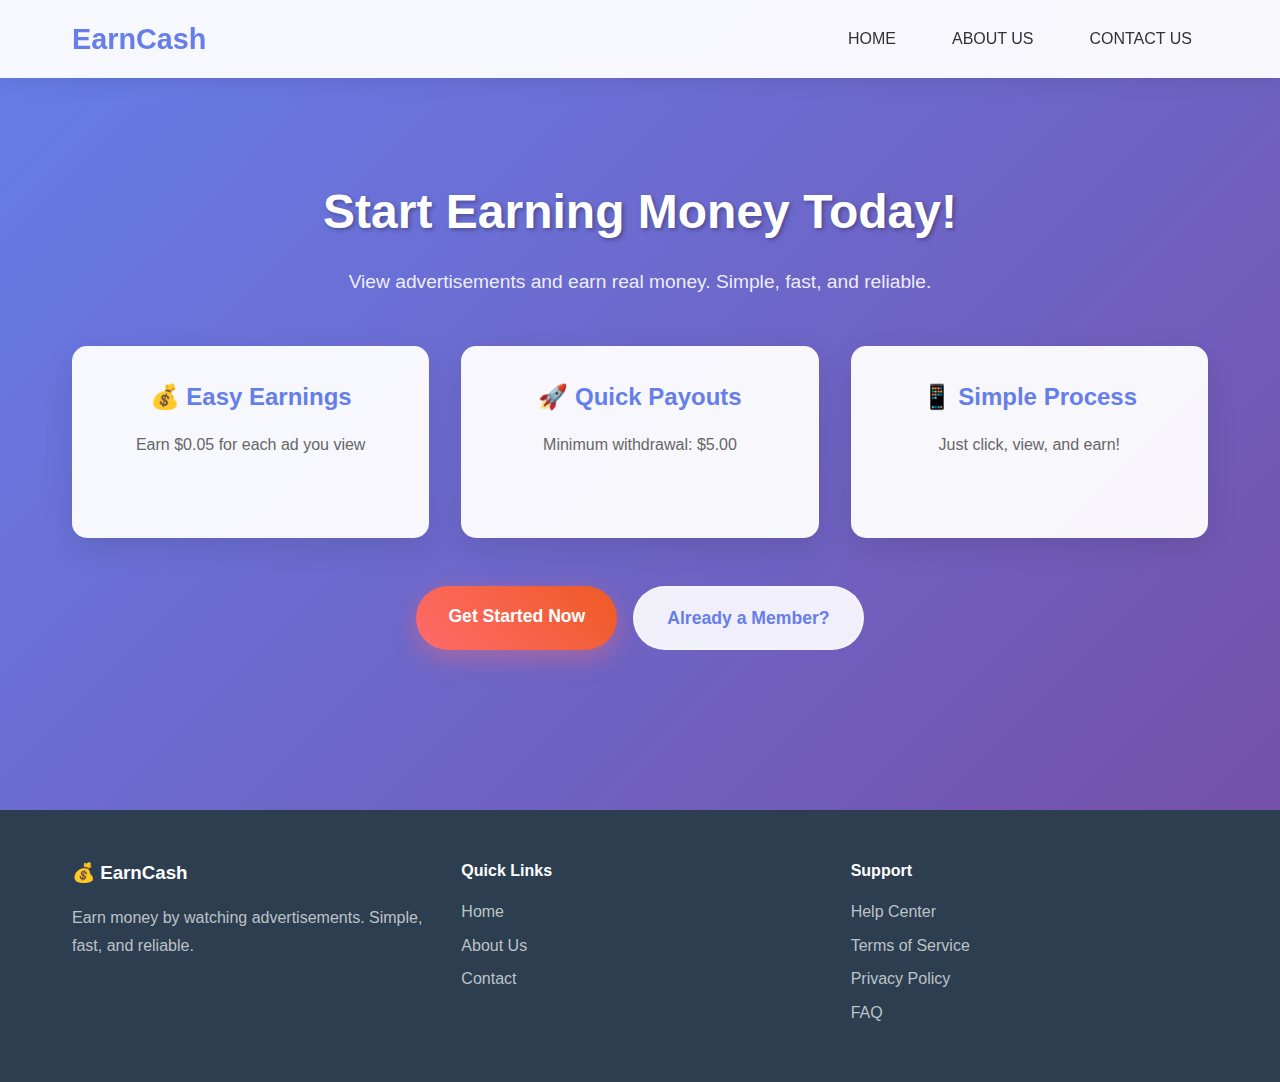
<file: index.html>
<!DOCTYPE html>
<html lang="en">
<head>
    <meta charset="UTF-8">
    <meta name="viewport" content="width=device-width, initial-scale=1.0">
    <title>EarnCash - Earn Money Viewing Ad</title>
    <link rel="stylesheet" href="assets/css/index.css">
</head>
<body>

    <nav class="navbar">
        <div class="nav-container">
            <h1>EarnCash</h1>
            <div class="nav-links">
                <a href="index.html">HOME</a>
                <a href="about.html">ABOUT US</a>
                <a href="contact.html">CONTACT US</a>
            </div>
        </div>
    </nav>

    <main class="main-content">
        <section class="hero">
            <div class="hero-content">
                <h2>Start Earning Money Today!</h2>
                <p>View advertisements and earn real money. Simple, fast, and reliable.</p>

                <div class="features">
                    <div class="feature">
                        <h3>💰 Easy Earnings</h3>
                        <p>Earn $0.05 for each ad you view</p>
                    </div>
                    <div class="feature">
                        <h3>🚀 Quick Payouts</h3>
                        <p>Minimum withdrawal: $5.00</p>
                    </div>
                    <div class="feature">
                        <h3>📱 Simple Process</h3>
                        <p>Just click, view, and earn!</p>
                    </div>
                </div>

                <div class="cta-buttons" id="ctaButtons">
                    <a href="signup.html" class="btn btn-primary">Get Started Now</a>
                    <a href="login.html" class="btn btn-secondary">Already a Member?</a>
                </div>
            </div>
        </section>
    </main>

    <footer class="footer">
        <div class="container">
            <div class="footer-content">
                <div class="footer-section">
                    <h3>💰 EarnCash</h3>
                    <p>Earn money by watching advertisements. Simple, fast, and reliable.</p>
                </div>
                <div class="footer-section">
                    <h4>Quick Links</h4>
                    <ul>
                        <li><a href="index.html">Home</a></li>
                        <li><a href="about.html">About Us</a></li>
                        <li><a href="contact.html">Contact</a></li>
                    </ul>
                </div>
                <div class="footer-section">
                    <h4>Support</h4>
                    <ul>
                        <li><a href="contact.html">Help Center</a></li>
                        <li><a href="about.html">Terms of Service</a></li>
                        <li><a href="#">Privacy Policy</a></li>
                        <li><a href="contact.html">FAQ</a></li>
                    </ul>
                </div>
            </div>

        </div>
    </footer>

</body>
</html>
</file>
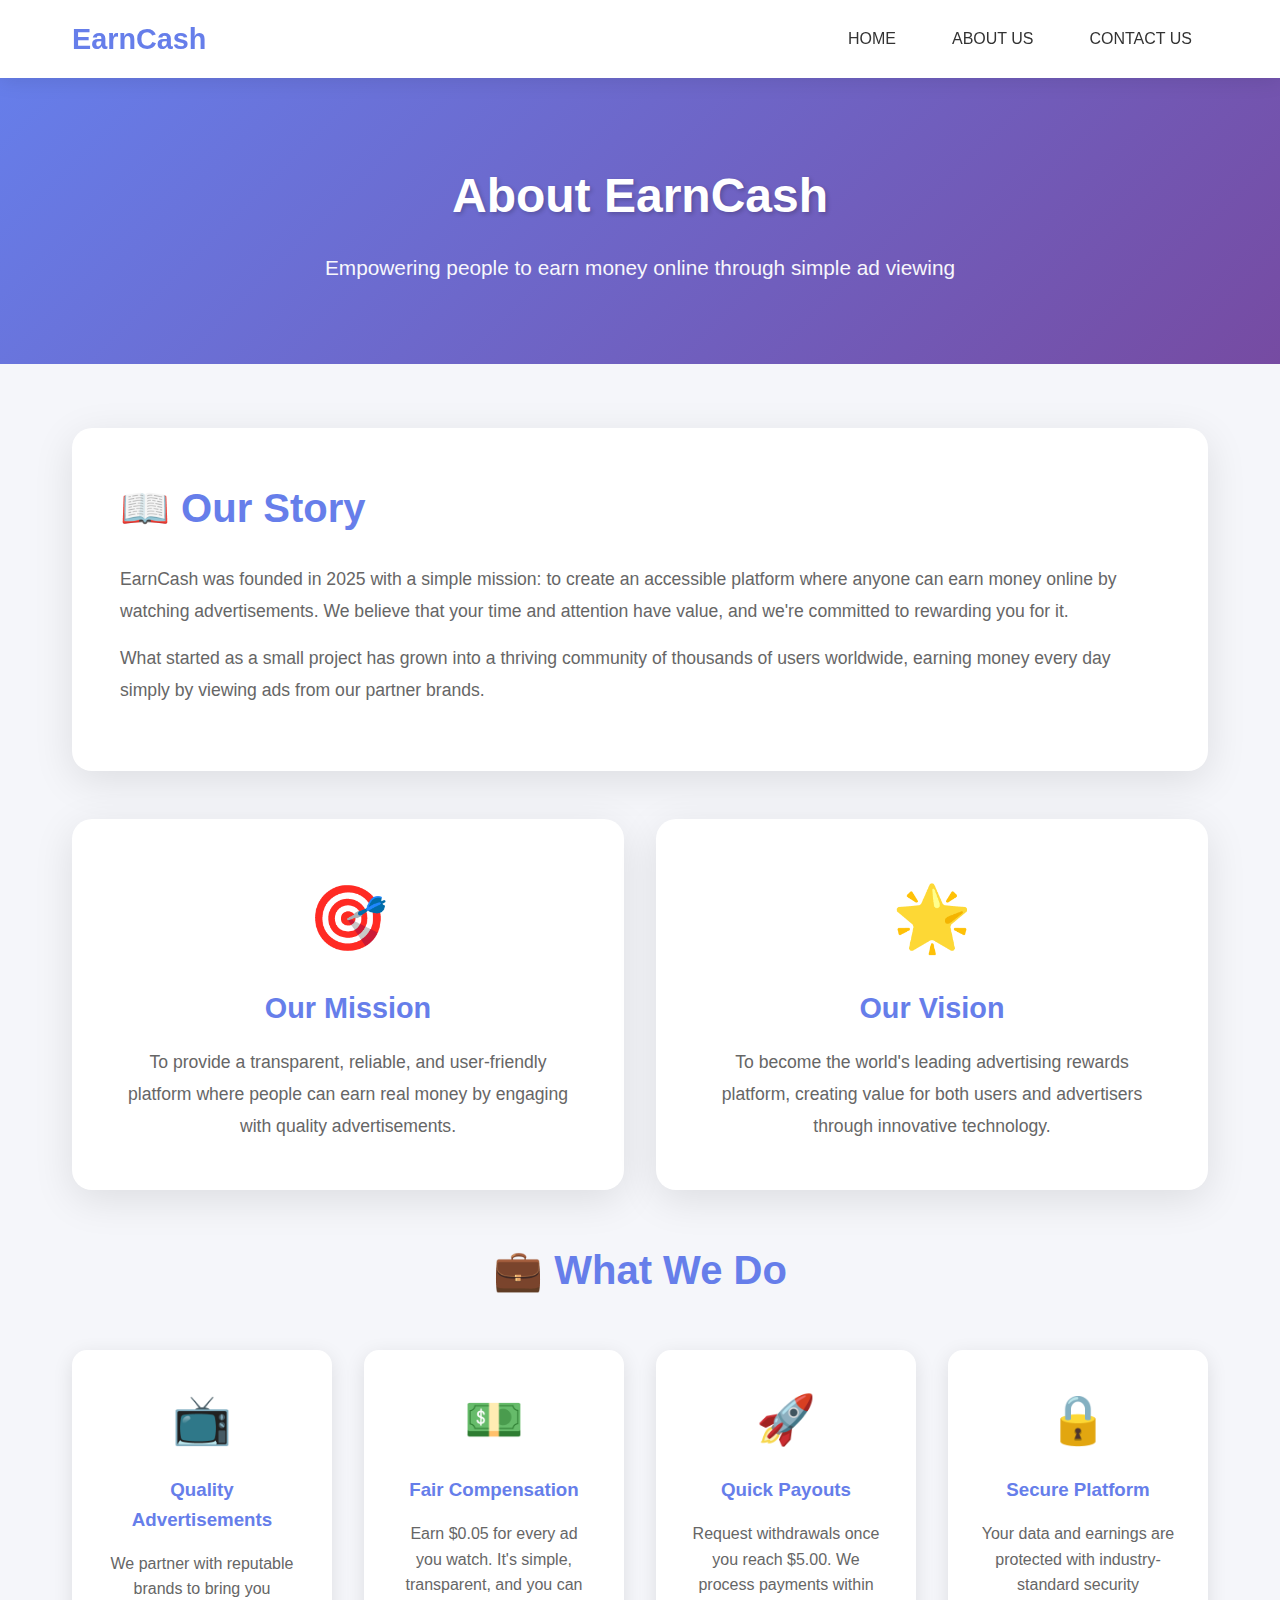
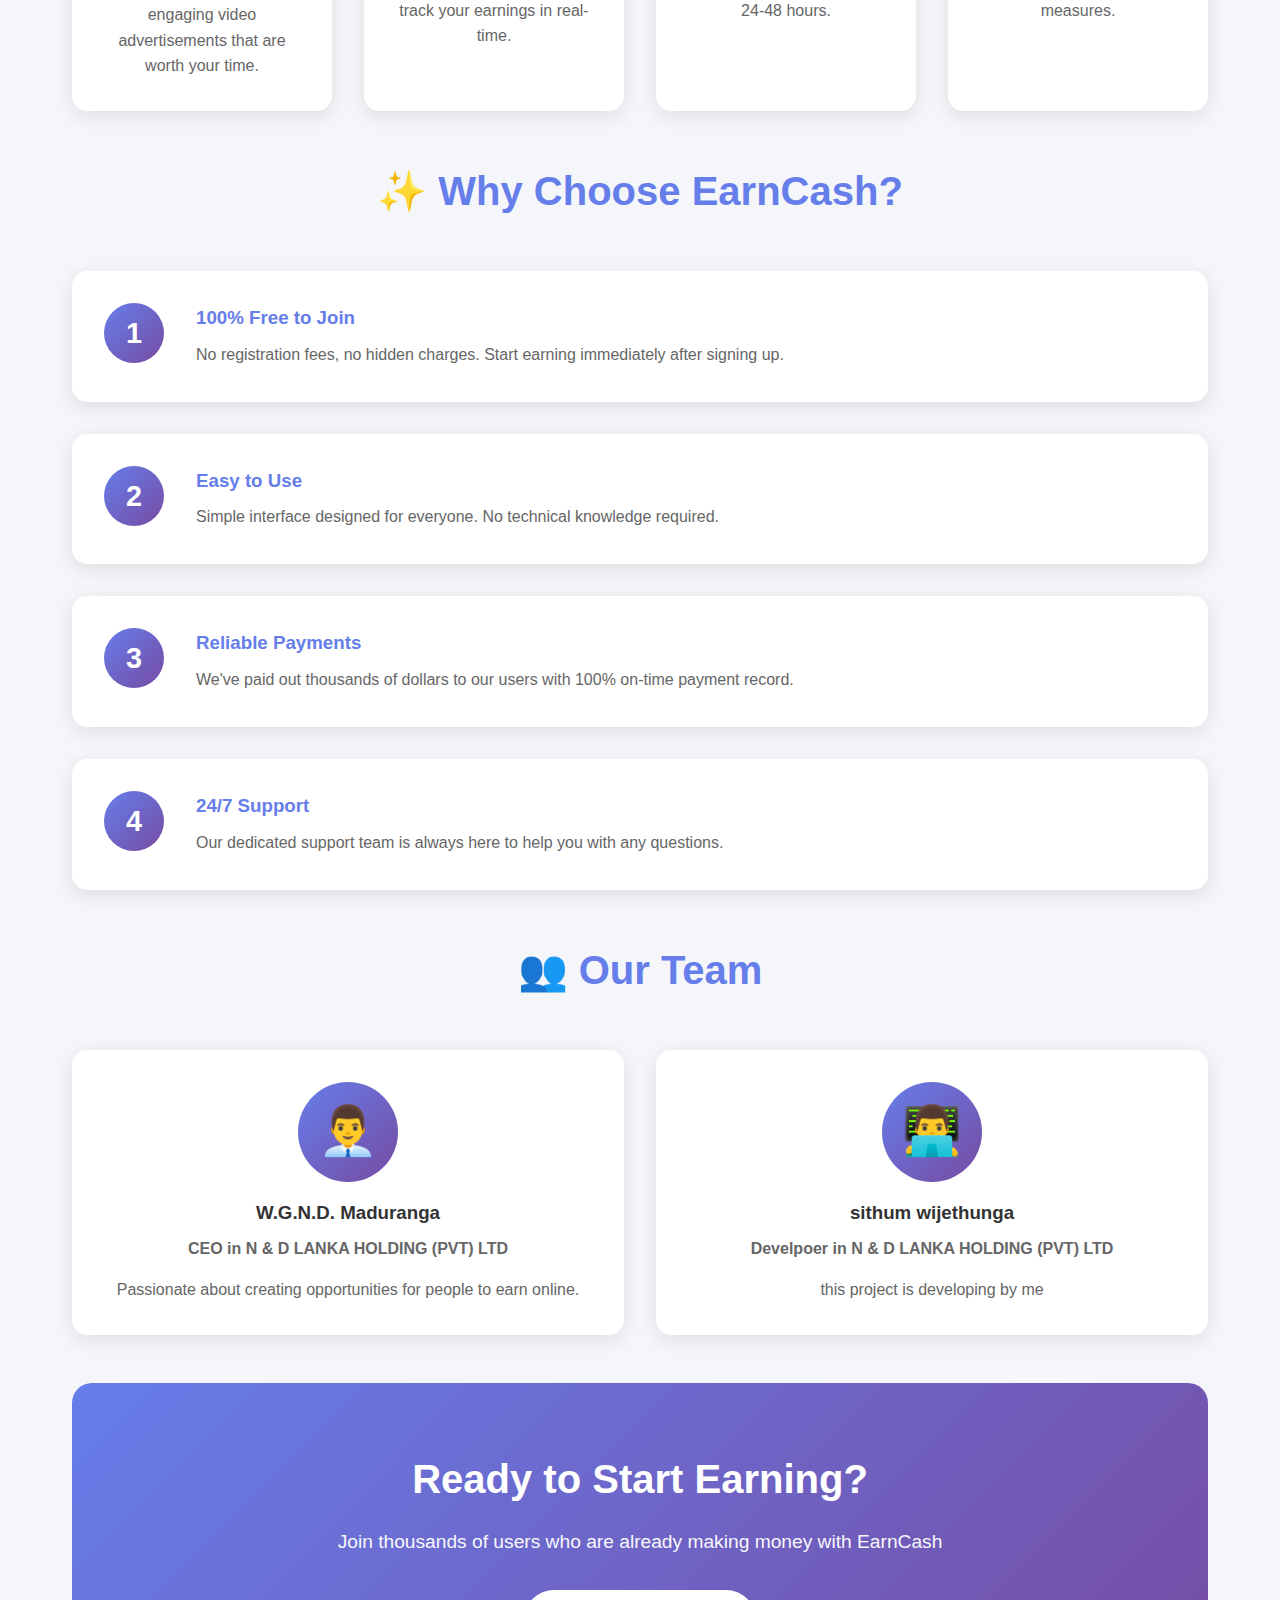
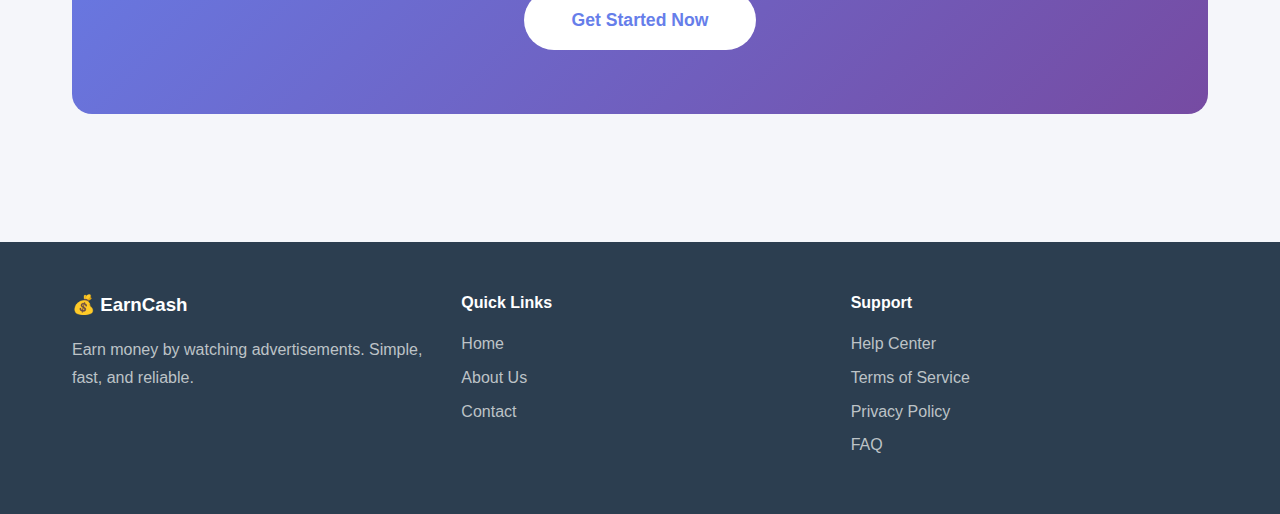
<file: about.html>
<!DOCTYPE html>
<html lang="en">
<head>
    <meta charset="UTF-8">
    <meta name="viewport" content="width=device-width, initial-scale=1.0">
    <title>About Us - EarnCash</title>
    <link rel="stylesheet" href="assets/css/contact-about.css">
</head>
<body>
    <!-- HEADER -->
    <nav class="navbar">
        <div class="nav-container">
            <h1>EarnCash</h1>
            <div class="nav-links">
                <a href="index.html">HOME</a>
                <a href="about.html">ABOUT US</a>
                <a href="contact.html">CONTACT US</a>
            </div>
        </div>
    </nav>

    <!-- HERO SECTION -->
    <section class="hero">
        <div class="container">
            <h1 class="hero-title">About EarnCash</h1>
            <p class="hero-subtitle">Empowering people to earn money online through simple ad viewing</p>
        </div>
    </section>

    <!-- ABOUT CONTENT -->
    <section class="about-section">
        <div class="container">
            <!-- OUR STORY -->
            <div class="story-section">
                <h2>📖 Our Story</h2>
                <p>EarnCash was founded in 2025 with a simple mission: to create an accessible platform where anyone can earn money online by watching advertisements. We believe that your time and attention have value, and we're committed to rewarding you for it.</p>
                <p>What started as a small project has grown into a thriving community of thousands of users worldwide, earning money every day simply by viewing ads from our partner brands.</p>
            </div>

            <!-- MISSION & VISION -->
            <div class="mission-vision">
                <div class="mission-card">
                    <div class="card-icon">🎯</div>
                    <h3>Our Mission</h3>
                    <p>To provide a transparent, reliable, and user-friendly platform where people can earn real money by engaging with quality advertisements.</p>
                </div>
                <div class="mission-card">
                    <div class="card-icon">🌟</div>
                    <h3>Our Vision</h3>
                    <p>To become the world's leading advertising rewards platform, creating value for both users and advertisers through innovative technology.</p>
                </div>
            </div>

            <!-- WHAT WE DO -->
            <div class="what-we-do">
                <h2>💼 What We Do</h2>
                <div class="features-grid">
                    <div class="feature-card">
                        <div class="feature-icon">📺</div>
                        <h3>Quality Advertisements</h3>
                        <p>We partner with reputable brands to bring you engaging video advertisements that are worth your time.</p>
                    </div>
                    <div class="feature-card">
                        <div class="feature-icon">💵</div>
                        <h3>Fair Compensation</h3>
                        <p>Earn $0.05 for every ad you watch. It's simple, transparent, and you can track your earnings in real-time.</p>
                    </div>
                    <div class="feature-card">
                        <div class="feature-icon">🚀</div>
                        <h3>Quick Payouts</h3>
                        <p>Request withdrawals once you reach $5.00. We process payments within 24-48 hours.</p>
                    </div>
                    <div class="feature-card">
                        <div class="feature-icon">🔒</div>
                        <h3>Secure Platform</h3>
                        <p>Your data and earnings are protected with industry-standard security measures.</p>
                    </div>
                </div>
            </div>

            

            <!-- WHY CHOOSE US -->
            <div class="why-choose">
                <h2>✨ Why Choose EarnCash?</h2>
                <div class="reasons-grid">
                    <div class="reason-item">
                        <div class="reason-number">1</div>
                        <div class="reason-content">
                            <h3>100% Free to Join</h3>
                            <p>No registration fees, no hidden charges. Start earning immediately after signing up.</p>
                        </div>
                    </div>
                    <div class="reason-item">
                        <div class="reason-number">2</div>
                        <div class="reason-content">
                            <h3>Easy to Use</h3>
                            <p>Simple interface designed for everyone. No technical knowledge required.</p>
                        </div>
                    </div>
                    <div class="reason-item">
                        <div class="reason-number">3</div>
                        <div class="reason-content">
                            <h3>Reliable Payments</h3>
                            <p>We've paid out thousands of dollars to our users with 100% on-time payment record.</p>
                        </div>
                    </div>
                    <div class="reason-item">
                        <div class="reason-number">4</div>
                        <div class="reason-content">
                            <h3>24/7 Support</h3>
                            <p>Our dedicated support team is always here to help you with any questions.</p>
                        </div>
                    </div>
                </div>
            </div>

            <!-- TEAM SECTION -->
            <div class="team-section">
                <h2>👥  Our Team</h2>
                <div class="team-grid">
                    <div class="team-member">
                        <div class="member-avatar">👨‍💼</div>
                        <h3> W.G.N.D. Maduranga</h3>
                        <p class="member-role">CEO in N & D LANKA HOLDING (PVT) LTD </p>
                        <p>Passionate about creating opportunities for people to earn online.</p>
                    </div>
                    
                    <div class="team-member">
                        <div class="member-avatar">👨‍💻</div>
                        <h3>sithum wijethunga</h3>
                        <p class="member-role">Develpoer in N & D LANKA HOLDING (PVT) LTD </p>
                        <p>this project is developing by me </p>
                    </div>
                    
                </div>
            </div>

            <!-- CTA SECTION -->
            <div class="cta-section">
                <h2>Ready to Start Earning?</h2>
                <p>Join thousands of users who are already making money with EarnCash</p>
                <a href="signup.html" class="btn-cta">Get Started Now</a>
            </div>
        </div>
    </section>

    <!-- FOOTER -->
    <footer class="footer">
        <div class="container">
            <div class="footer-content">
                <div class="footer-section">
                    <h3>💰 EarnCash</h3>
                    <p>Earn money by watching advertisements. Simple, fast, and reliable.</p>
                </div>
                <div class="footer-section">
                    <h4>Quick Links</h4>
                    <ul>
                        <li><a href="index.html">Home</a></li>
                        <li><a href="about.html">About Us</a></li>
                        <li><a href="contact.html">Contact</a></li>
                        
                    </ul>
                </div>
                <div class="footer-section">
                    <h4>Support</h4>
                    <ul>
                        <li><a href="contact.html">Help Center</a></li>
                        <li><a href="about.html">Terms of Service</a></li>
                        <li><a href="#">Privacy Policy</a></li>
                        <li><a href="contact.html">FAQ</a></li>
                    </ul>
                </div>
            </div>
            
        </div>
    </footer>
</body>
</html>
</file>
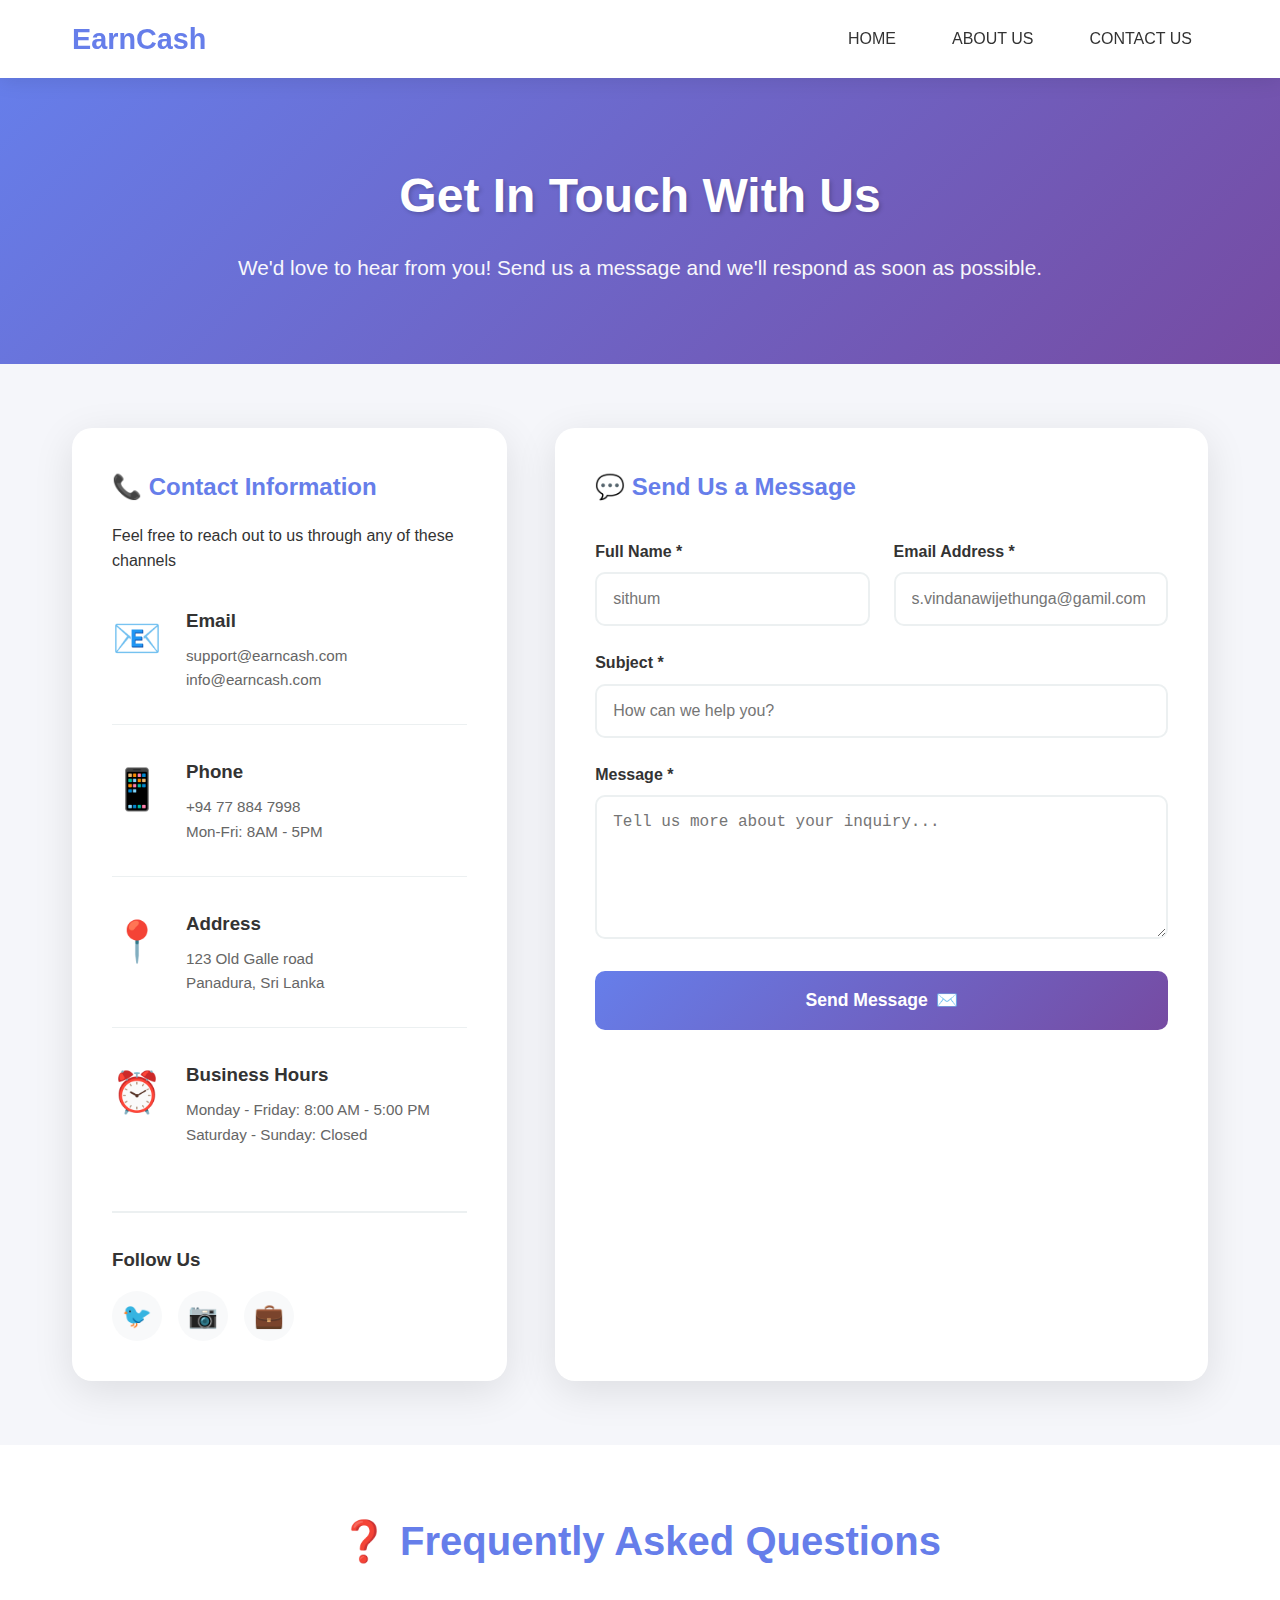
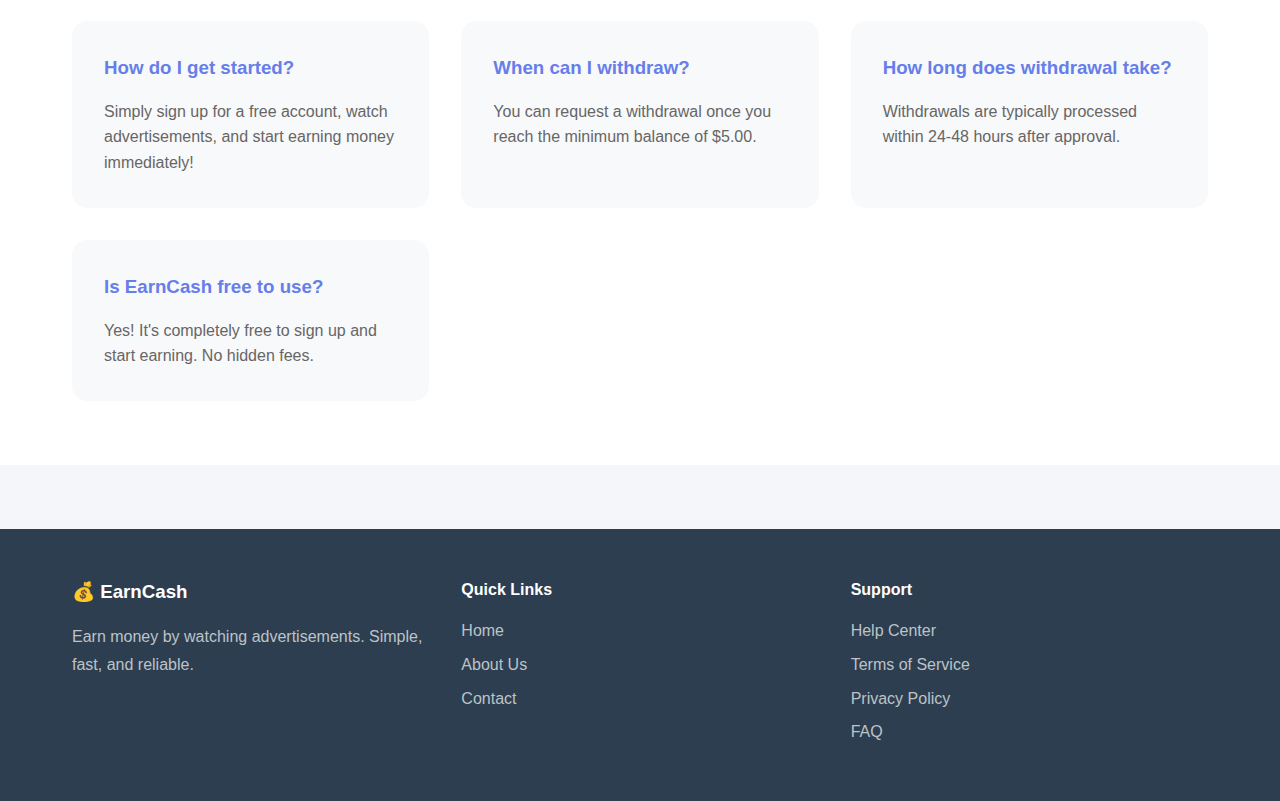
<file: contact.html>
<!DOCTYPE html>
<html lang="en">
<head>
    <meta charset="UTF-8">
    <meta name="viewport" content="width=device-width, initial-scale=1.0">
    <title>Contact Us - EarnCash</title>
    <link rel="stylesheet" href="assets/css/contact-about.css">
</head>
<body>
    <!-- HEADER -->
    <nav class="navbar">
        <div class="nav-container">
            <h1>EarnCash</h1>
            <div class="nav-links">
                <a href="index.html">HOME</a>
                <a href="about.html">ABOUT US</a>
                <a href="contact.html">CONTACT US</a>
            </div>
        </div>
    </nav>

    <!-- HERO SECTION -->
    <section class="hero">
        <div class="container">
            <h1 class="hero-title">Get In Touch With Us</h1>
            <p class="hero-subtitle">We'd love to hear from you! Send us a message and we'll respond as soon as possible.</p>
        </div>
    </section>

    <!-- CONTACT SECTION -->
    <section class="contact-section">
        <div class="container">
            <div class="contact-wrapper">
                <!-- CONTACT INFO -->
                <div class="contact-info">
                    <h2>📞 Contact Information</h2>
                    <p>Feel free to reach out to us through any of these channels</p>

                    <div class="info-items">
                        <div class="info-item">
                            <div class="info-icon">📧</div>
                            <div class="info-content">
                                <h3>Email</h3>
                                <p>support@earncash.com</p>
                                <p>info@earncash.com</p>
                            </div>
                        </div>

                        <div class="info-item">
                            <div class="info-icon">📱</div>
                            <div class="info-content">
                                <h3>Phone</h3>
                                <p>+94 77 884 7998</p>
                                <p>Mon-Fri: 8AM - 5PM </p>
                            </div>
                        </div>

                        <div class="info-item">
                            <div class="info-icon">📍</div>
                            <div class="info-content">
                                <h3>Address</h3>
                                <p>123 Old Galle road</p>
                                <p>Panadura, Sri Lanka</p>
                            </div>
                        </div>

                        <div class="info-item">
                            <div class="info-icon">⏰</div>
                            <div class="info-content">
                                <h3>Business Hours</h3>
                                <p>Monday - Friday: 8:00 AM - 5:00 PM</p>
                                <p>Saturday - Sunday: Closed</p>
                            </div>
                        </div>
                    </div>

                    <!-- SOCIAL MEDIA -->
                    <div class="social-media">
                        <h3>Follow Us</h3>
                        <div class="social-icons">
                            
                            <a href="#" class="social-icon twitter">🐦</a>
                            <a href="#" class="social-icon instagram">📷</a>
                            <a href="#" class="social-icon linkedin">💼</a>
                        </div>
                    </div>
                </div>

                <!-- CONTACT FORM -->
                <div class="contact-form-wrapper">
                    <h2>💬 Send Us a Message</h2>
                    <form id="contactForm" class="contact-form">
                        <div class="form-row">
                            <div class="form-group">
                                <label for="name">Full Name *</label>
                                <input type="text" id="name" name="name" placeholder="sithum" required>
                            </div>
                            <div class="form-group">
                                <label for="email">Email Address *</label>
                                <input type="email" id="email" name="email" placeholder="s.vindanawijethunga@gamil.com" required>
                            </div>
                        </div>

                        <div class="form-group">
                            <label for="subject">Subject *</label>
                            <input type="text" id="subject" name="subject" placeholder="How can we help you?" required>
                        </div>

                        <div class="form-group">
                            <label for="message">Message *</label>
                            <textarea id="message" name="message" rows="6" placeholder="Tell us more about your inquiry..." required></textarea>
                        </div>

                        <div id="formMessage" class="form-message" style="display: none;"></div>

                        <button type="submit" class="btn-submit">
                            <span>Send Message</span>
                            <span class="btn-icon">✉️</span>
                        </button>
                    </form>
                </div>
            </div>
        </div>
    </section>

    <!-- FAQ SECTION -->
    <section class="faq-section">
        <div class="container">
            <h2>❓ Frequently Asked Questions</h2>
            <div class="faq-grid">
                <div class="faq-item">
                    <h3>How do I get started?</h3>
                    <p>Simply sign up for a free account, watch advertisements, and start earning money immediately!</p>
                </div>
                <div class="faq-item">
                    <h3>When can I withdraw?</h3>
                    <p>You can request a withdrawal once you reach the minimum balance of $5.00.</p>
                </div>
                <div class="faq-item">
                    <h3>How long does withdrawal take?</h3>
                    <p>Withdrawals are typically processed within 24-48 hours after approval.</p>
                </div>
                <div class="faq-item">
                    <h3>Is EarnCash free to use?</h3>
                    <p>Yes! It's completely free to sign up and start earning. No hidden fees.</p>
                </div>
            </div>
        </div>
    </section>

    <!-- FOOTER -->
    <footer class="footer">
        <div class="container">
            <div class="footer-content">
                <div class="footer-section">
                    <h3>💰 EarnCash</h3>
                    <p>Earn money by watching advertisements. Simple, fast, and reliable.</p>
                </div>
                <div class="footer-section">
                    <h4>Quick Links</h4>
                    <ul>
                        <li><a href="index.html">Home</a></li>
                        <li><a href="about.html">About Us</a></li>
                        <li><a href="contact.html">Contact</a></li>
                       
                    </ul>
                </div>
                <div class="footer-section">
                    <h4>Support</h4>
                    <ul>
                        <li><a href="contact.html">Help Center</a></li>
                        <li><a href="about.html">Terms of Service</a></li>
                        <li><a href="#">Privacy Policy</a></li>
                        <li><a href="contact.html">FAQ</a></li>
                    </ul>
                </div>
            </div>
            
        </div>
    </footer>

    <script>
        // Contact Form Submission
        document.getElementById('contactForm').addEventListener('submit', function(e) {
            e.preventDefault();
            
            const formMessage = document.getElementById('formMessage');
            const submitBtn = this.querySelector('.btn-submit');
            
            // Disable button
            submitBtn.disabled = true;
            submitBtn.querySelector('span').textContent = 'Sending...';
            
            // Simulate form submission (replace with actual AJAX call)
            setTimeout(() => {
                formMessage.textContent = '✅ Thank you! Your message has been sent successfully. We\'ll get back to you soon.';
                formMessage.className = 'form-message success';
                formMessage.style.display = 'block';
                
                // Reset form
                this.reset();
                
                // Re-enable button
                submitBtn.disabled = false;
                submitBtn.querySelector('span').textContent = 'Send Message';
            }, 1500);
        });
    </script>
</body>
</html>
</file>
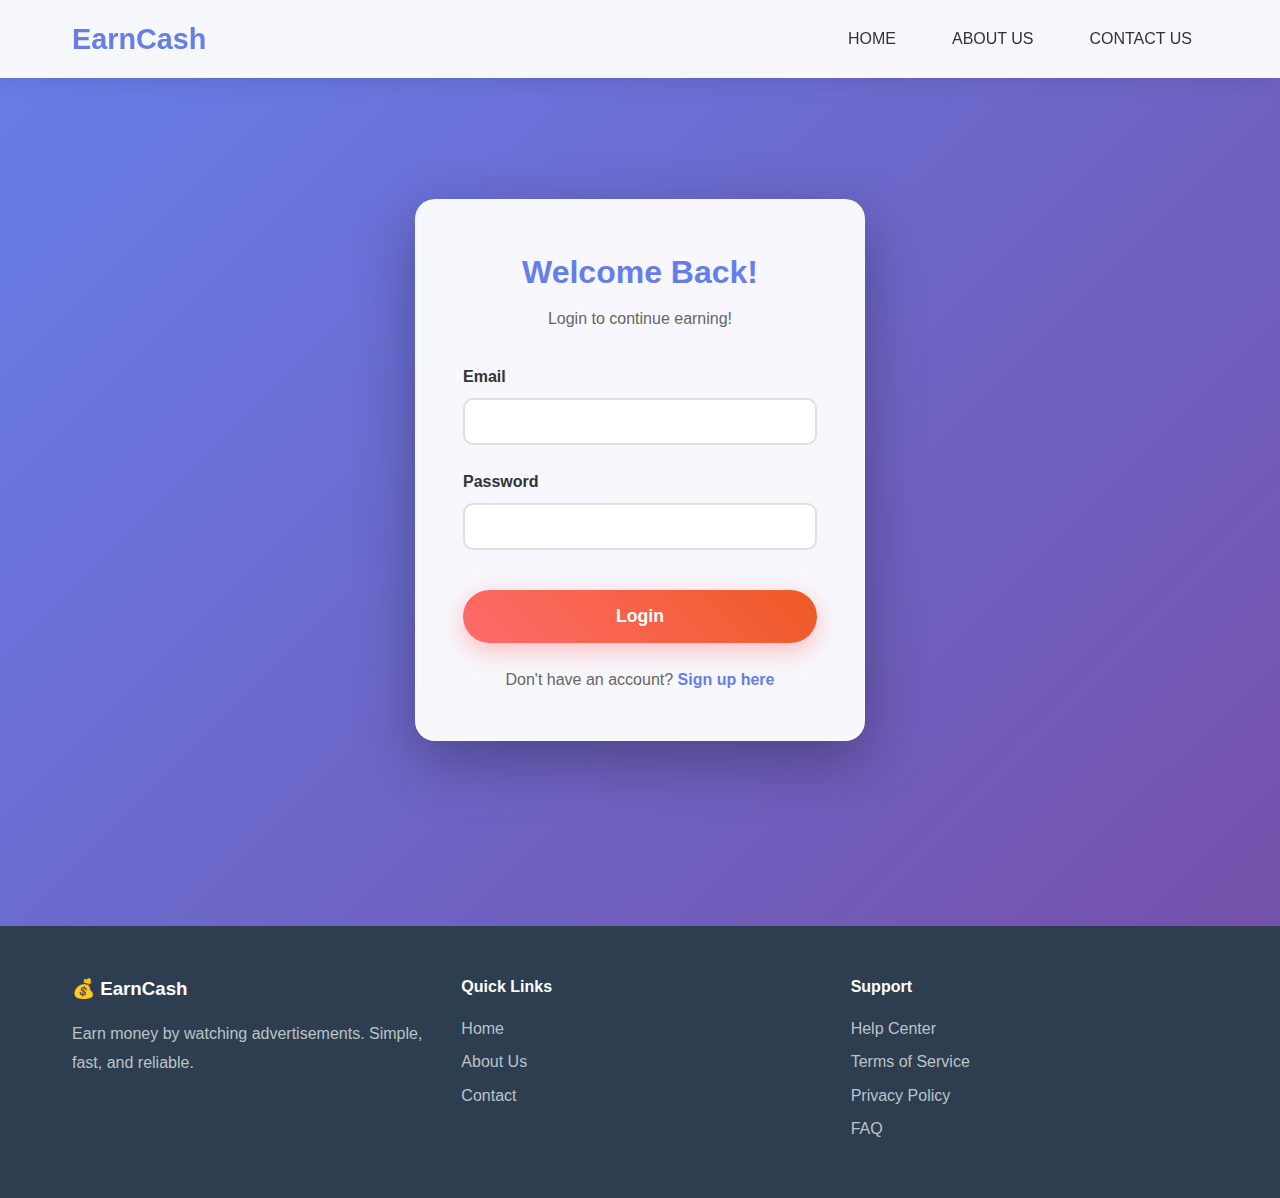
<file: login.html>
<!DOCTYPE html>
<html lang="en">
<head>
    <meta charset="UTF-8">
    <meta name="viewport" content="width=device-width, initial-scale=1.0">
    <title>Login - EarnCash</title>
    <link rel="stylesheet" href="assets/css/signupLogin.css">
    <link rel="stylesheet" href="assets/css/index.css">
</head>
<body>
    <nav class="navbar">
        <div class="nav-container">
            <h1>EarnCash</h1>
            <div class="nav-links">
                <a href="index.html">HOME</a>
                <a href="about.html">ABOUT US</a>
                <a href="contact.html">CONTACT US</a>
            </div>
        </div>
    </nav>
    
    <main class="main-content">
        <div class="auth-container">
            <div class="auth-box">
                <h2>Welcome Back!</h2>
                <p class="auth-subtitle">Login to continue earning!</p>
                
                <form id="loginForm" action="login_process.php" method="POST">
                    <div class="form-group">
                        <label for="email">Email</label>
                        <input type="email" id="email" name="email" required>
                    </div>
                    
                    <div class="form-group">
                        <label for="password">Password</label>
                        <input type="password" id="password" name="password" required>
                    </div>
                    
                    <div id="message" class="message"></div>
                    
                    <button type="submit" class="btn btn-primary btn-full">Login</button>
                </form>
                
                <p class="auth-link">Don't have an account? <a href="signup.html">Sign up here</a></p>
            </div>
        </div>
    </main>

    <footer class="footer">
        <div class="container">
            <div class="footer-content">
                <div class="footer-section">
                    <h3>💰 EarnCash</h3>
                    <p>Earn money by watching advertisements. Simple, fast, and reliable.</p>
                </div>
                <div class="footer-section">
                    <h4>Quick Links</h4>
                    <ul>
                        <li><a href="index.html">Home</a></li>
                        <li><a href="about.html">About Us</a></li>
                        <li><a href="contact.html">Contact</a></li>
                    </ul>
                </div>
                <div class="footer-section">
                    <h4>Support</h4>
                    <ul>
                        <li><a href="contact.html">Help Center</a></li>
                        <li><a href="about.html">Terms of Service</a></li>
                        <li><a href="#">Privacy Policy</a></li>
                        <li><a href="contact.html">FAQ</a></li>
                    </ul>
                </div>
            </div>
            
        </div>
    </footer>
    
    <script src="assets/js/login.js"></script>
</body>
</html>
</file>
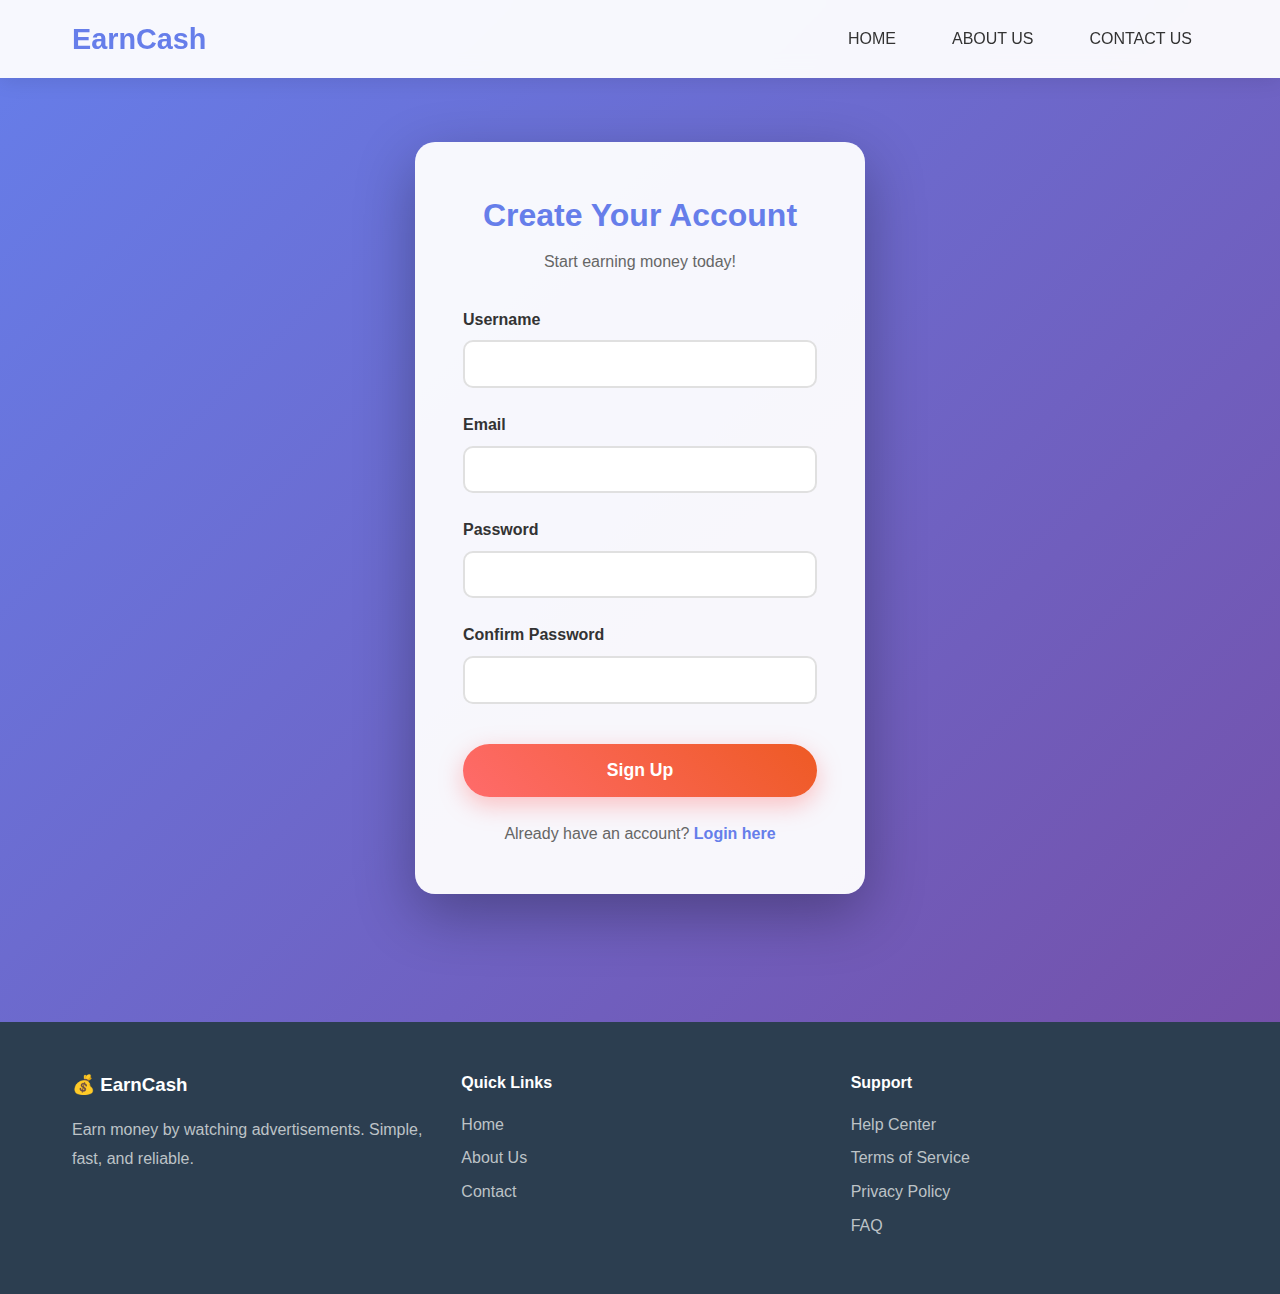
<file: signup.html>
<!DOCTYPE html>
<html lang="en">
<head>
    <meta charset="UTF-8">
    <meta name="viewport" content="width=device-width, initial-scale=1.0">
    <title>Sign Up - EarnCash</title>
    <link rel="stylesheet" href="assets/css/signupLogin.css">
    <link rel="stylesheet" href="assets/css/index.css">
</head>
<body>
    <nav class="navbar">
        <div class="nav-container">
            <h1>EarnCash</h1>
            <div class="nav-links">
                <a href="index.html">HOME</a>
                <a href="about.html">ABOUT US</a>
                <a href="contact.html">CONTACT US</a>
            </div>
        </div>
    </nav>
    
    <main class="main-content">
        <div class="auth-container">
            <div class="auth-box">
                <h2>Create Your Account</h2>
                <p class="auth-subtitle">Start earning money today!</p>
                
                <form id="signupForm" action="signup_process.php" method="POST">
                    <div class="form-group">
                        <label for="username">Username</label>
                        <input type="text" id="username" name="username" required minlength="3">
                    </div>
                    
                    <div class="form-group">
                        <label for="email">Email</label>
                        <input type="email" id="email" name="email" required>
                    </div>
                    
                    <div class="form-group">
                        <label for="password">Password</label>
                        <input type="password" id="password" name="password" required minlength="6">
                    </div>
                    
                    <div class="form-group">
                        <label for="confirm_password">Confirm Password</label>
                        <input type="password" id="confirm_password" name="confirm_password" required>
                    </div>
                    
                    <div id="message" class="message"></div>
                    
                    <button type="submit" class="btn btn-primary btn-full">Sign Up</button>
                </form>
                
                <p class="auth-link">Already have an account? <a href="login.html">Login here</a></p>
            </div>
        </div>
    </main>

    <footer class="footer">
        <div class="container">
            <div class="footer-content">
                <div class="footer-section">
                    <h3>💰 EarnCash</h3>
                    <p>Earn money by watching advertisements. Simple, fast, and reliable.</p>
                </div>
                <div class="footer-section">
                    <h4>Quick Links</h4>
                    <ul>
                        <li><a href="index.html">Home</a></li>
                        <li><a href="about.html">About Us</a></li>
                        <li><a href="contact.html">Contact</a></li>
                    </ul>
                </div>
                <div class="footer-section">
                    <h4>Support</h4>
                    <ul>
                        <li><a href="contact.html">Help Center</a></li>
                        <li><a href="about.html">Terms of Service</a></li>
                        <li><a href="#">Privacy Policy</a></li>
                        <li><a href="contact.html">FAQ</a></li>
                    </ul>
                </div>
            </div>
            
        </div>
    </footer>
    
    <script src="assets/js/signup.js"></script>
</body>
</html>
</file>
<file: assets/css/index.css>
* {
    margin: 0;
    padding: 0;
    box-sizing: border-box;
}

body {
    font-family: 'Arial', sans-serif;
    line-height: 1.6;
    color: #333;
    background: linear-gradient(135deg, #667eea 0%, #764ba2 100%);
    min-height: 100vh;
}

.navbar {
    background: rgba(255, 255, 255, 0.95);
    backdrop-filter: blur(10px);
    padding: 1rem 0;
    box-shadow: 0 2px 20px rgba(0, 0, 0, 0.1);
    position: sticky;
    top: 0;
    z-index: 100;
}

.nav-container {
    max-width: 1200px;
    margin: 0 auto;
    padding: 0 2rem;
    display: flex;
    justify-content: space-between;
    align-items: center;
}

.navbar h1 {
    color: #667eea;
    font-size: 1.8rem;
    font-weight: bold;
}

.nav-links {
    display: flex;
    gap: 1.5rem;
}

.nav-links a {
    text-decoration: none;
    color: #333;
    font-weight: 500;
    padding: 0.5rem 1rem;
    border-radius: 25px;
    transition: all 0.3s ease;
}

.nav-links a:hover {
    background: #667eea;
    color: white;
    transform: translateY(-2px);
}

.main-content {
    max-width: 1200px;
    margin: 0 auto;
    padding: 2rem;
}

.hero {
    text-align: center;
    padding: 4rem 0;
}

.hero-content h2 {
    font-size: 3rem;
    color: white;
    margin-bottom: 1rem;
    text-shadow: 2px 2px 4px rgba(0, 0, 0, 0.3);
    animation: fadeInUp 1s ease;
}

.hero-content p {
    font-size: 1.2rem;
    color: rgba(255, 255, 255, 0.9);
    margin-bottom: 3rem;
    animation: fadeInUp 1s ease 0.2s both;
}

.features {
    display: grid;
    grid-template-columns: repeat(auto-fit, minmax(300px, 1fr));
    gap: 2rem;
    margin: 3rem 0;
    animation: fadeInUp 1s ease 0.4s both;
}

.feature {
    background: rgba(255, 255, 255, 0.95);
    padding: 2rem;
    border-radius: 15px;
    box-shadow: 0 10px 30px rgba(0, 0, 0, 0.1);
    transition: transform 0.3s ease;
}

.feature:hover {
    transform: translateY(-10px);
}

.feature h3 {
    font-size: 1.5rem;
    margin-bottom: 1rem;
    color: #667eea;
}

.feature p {
    color: #666;
    font-size: 1rem;
}

.cta-buttons {
    display: flex;
    justify-content: center;
    gap: 1rem;
    margin-top: 2rem;
    animation: fadeInUp 1s ease 0.6s both;
}

.btn {
    padding: 1rem 2rem;
    text-decoration: none;
    border-radius: 50px;
    font-weight: bold;
    font-size: 1.1rem;
    transition: all 0.3s ease;
    border: none;
    cursor: pointer;
    display: inline-block;
}

.btn-primary {
    background: linear-gradient(45deg, #ff6b6b, #ee5a24);
    color: white;
    box-shadow: 0 8px 25px rgba(255, 107, 107, 0.4);
}

.btn-primary:hover {
    transform: translateY(-3px);
    box-shadow: 0 12px 35px rgba(255, 107, 107, 0.6);
}

.btn-secondary {
    background: rgba(255, 255, 255, 0.9);
    color: #667eea;
    border: 2px solid rgba(255, 255, 255, 0.3);
}

.btn-secondary:hover {
    background: white;
    transform: translateY(-3px);
}

/* FOOTER */
.footer {
    background: #2c3e50;
    color: white;
    padding: 3rem 0 1rem;
    margin-top: 4rem;
}

.footer .container {
    max-width: 1200px;
    margin: 0 auto;
    padding: 0 2rem;
}

.footer-content {
    display: grid;
    grid-template-columns: repeat(auto-fit, minmax(250px, 1fr));
    gap: 2rem;
    margin-bottom: 2rem;
}

.footer-section h3,
.footer-section h4 {
    margin-bottom: 1rem;
    color: #fff;
}

.footer-section p {
    color: #bdc3c7;
    line-height: 1.8;
}

.footer-section ul {
    list-style: none;
}

.footer-section ul li {
    margin-bottom: 0.5rem;
}

.footer-section ul li a {
    color: #bdc3c7;
    text-decoration: none;
    transition: color 0.3s ease;
}

.footer-section ul li a:hover {
    color: #667eea;
}



/* Animations */
@keyframes fadeInUp {
    from {
        opacity: 0;
        transform: translateY(30px);
    }
    to {
        opacity: 1;
        transform: translateY(0);
    }
}

/* Responsive design */
@media (max-width: 768px) {
    .nav-container {
        flex-direction: column;
        gap: 1rem;
    }

    .hero-content h2 {
        font-size: 2rem;
    }

    .cta-buttons {
        flex-direction: column;
        align-items: center;
    }

    .btn {
        width: 100%;
        max-width: 300px;
    }

    .footer-content {
        grid-template-columns: 1fr;
        gap: 2rem;
    }
}
</file>
<file: assets/css/contact-about.css>
* {
    margin: 0;
    padding: 0;
    box-sizing: border-box;
}

body {
    font-family: 'Segoe UI', Tahoma, Geneva, Verdana, sans-serif;
    line-height: 1.6;
    color: #333;
    background: #f5f6fa;
}

.container {
    max-width: 1200px;
    margin: 0 auto;
    padding: 0 2rem;
}

/* NAVBAR (NEW STYLE) */
.navbar {
    background: rgba(255, 255, 255, 0.95);
    backdrop-filter: blur(10px);
    padding: 1rem 0;
    box-shadow: 0 2px 20px rgba(0, 0, 0, 0.1);
    position: sticky;
    top: 0;
    z-index: 100;
}

.nav-container {
    max-width: 1200px;
    margin: 0 auto;
    padding: 0 2rem;
    display: flex;
    justify-content: space-between;
    align-items: center;
}

.navbar h1 {
    color: #667eea;
    font-size: 1.8rem;
    font-weight: bold;
}

.nav-links {
    display: flex;
    gap: 1.5rem;
}

.nav-links a {
    text-decoration: none;
    color: #333;
    font-weight: 500;
    padding: 0.5rem 1rem;
    border-radius: 25px;
    transition: all 0.3s ease;
}

.nav-links a:hover {
    background: #667eea;
    color: white;
    transform: translateY(-2px);
}

/* HEADER (ORIGINAL STYLE - Keep for backward compatibility) */
.header {
    background: white;
    box-shadow: 0 2px 10px rgba(0, 0, 0, 0.1);
    position: sticky;
    top: 0;
    z-index: 100;
}

.header .container {
    display: flex;
    justify-content: space-between;
    align-items: center;
    padding: 1rem 2rem;
}

.logo h1 {
    font-size: 1.8rem;
    background: linear-gradient(135deg, #667eea 0%, #764ba2 100%);
    -webkit-background-clip: text;
    -webkit-text-fill-color: transparent;
}

.nav-menu {
    display: flex;
    gap: 2rem;
    align-items: center;
}

.nav-link {
    text-decoration: none;
    color: #333;
    font-weight: 500;
    transition: color 0.3s ease;
}

.nav-link:hover,
.nav-link.active {
    color: #667eea;
}

.btn-signup {
    padding: 0.6rem 1.5rem;
    background: linear-gradient(135deg, #667eea 0%, #764ba2 100%);
    color: white;
    text-decoration: none;
    border-radius: 25px;
    font-weight: 600;
    transition: transform 0.3s ease;
}

.btn-signup:hover {
    transform: translateY(-2px);
}

/* HERO SECTION */
.hero {
    background: linear-gradient(135deg, #667eea 0%, #764ba2 100%);
    color: white;
    padding: 5rem 0;
    text-align: center;
}

.hero-title {
    font-size: 3rem;
    margin-bottom: 1rem;
    text-shadow: 2px 2px 4px rgba(0, 0, 0, 0.2);
}

.hero-subtitle {
    font-size: 1.3rem;
    opacity: 0.95;
}

/* CONTACT SECTION */
.contact-section {
    padding: 4rem 0;
}

.contact-wrapper {
    display: grid;
    grid-template-columns: 1fr 1.5fr;
    gap: 3rem;
}

.contact-info,
.contact-form-wrapper {
    background: white;
    padding: 2.5rem;
    border-radius: 20px;
    box-shadow: 0 10px 40px rgba(0, 0, 0, 0.1);
}

.contact-info h2,
.contact-form-wrapper h2 {
    color: #667eea;
    margin-bottom: 1rem;
}

.info-items {
    margin-top: 2rem;
}

.info-item {
    display: flex;
    gap: 1.5rem;
    margin-bottom: 2rem;
    padding-bottom: 2rem;
    border-bottom: 1px solid #ecf0f1;
}

.info-item:last-child {
    border-bottom: none;
}

.info-icon {
    font-size: 2.5rem;
    flex-shrink: 0;
}

.info-content h3 {
    color: #333;
    margin-bottom: 0.5rem;
}

.info-content p {
    color: #666;
    font-size: 0.95rem;
}

.social-media {
    margin-top: 2rem;
    padding-top: 2rem;
    border-top: 2px solid #ecf0f1;
}

.social-media h3 {
    margin-bottom: 1rem;
}

.social-icons {
    display: flex;
    gap: 1rem;
}

.social-icon {
    width: 50px;
    height: 50px;
    display: flex;
    align-items: center;
    justify-content: center;
    background: #f8f9fa;
    border-radius: 50%;
    font-size: 1.5rem;
    text-decoration: none;
    transition: all 0.3s ease;
}

.social-icon:hover {
    transform: translateY(-5px);
    box-shadow: 0 5px 15px rgba(0, 0, 0, 0.2);
}

/* CONTACT FORM */
.contact-form {
    margin-top: 2rem;
}

.form-row {
    display: grid;
    grid-template-columns: 1fr 1fr;
    gap: 1.5rem;
}

.form-group {
    margin-bottom: 1.5rem;
}

.form-group label {
    display: block;
    margin-bottom: 0.5rem;
    font-weight: 600;
    color: #333;
}

.form-group input,
.form-group textarea {
    width: 100%;
    padding: 1rem;
    border: 2px solid #ecf0f1;
    border-radius: 10px;
    font-size: 1rem;
    transition: border-color 0.3s ease;
}

.form-group input:focus,
.form-group textarea:focus {
    outline: none;
    border-color: #667eea;
}

.form-message {
    padding: 1rem;
    border-radius: 10px;
    margin-bottom: 1rem;
}

.form-message.success {
    background: #d4edda;
    color: #155724;
    border: 1px solid #c3e6cb;
}

.form-message.error {
    background: #f8d7da;
    color: #721c24;
    border: 1px solid #f5c6cb;
}

.btn-submit {
    width: 100%;
    padding: 1.2rem;
    background: linear-gradient(135deg, #667eea 0%, #764ba2 100%);
    color: white;
    border: none;
    border-radius: 10px;
    font-size: 1.1rem;
    font-weight: 600;
    cursor: pointer;
    display: flex;
    align-items: center;
    justify-content: center;
    gap: 0.5rem;
    transition: transform 0.3s ease;
}

.btn-submit:hover {
    transform: translateY(-3px);
}

.btn-submit:disabled {
    opacity: 0.5;
    cursor: not-allowed;
}

/* FAQ SECTION */
.faq-section {
    padding: 4rem 0;
    background: white;
}

.faq-section h2 {
    text-align: center;
    color: #667eea;
    font-size: 2.5rem;
    margin-bottom: 3rem;
}

.faq-grid {
    display: grid;
    grid-template-columns: repeat(auto-fit, minmax(280px, 1fr));
    gap: 2rem;
}

.faq-item {
    padding: 2rem;
    background: #f8f9fa;
    border-radius: 15px;
    transition: transform 0.3s ease;
}

.faq-item:hover {
    transform: translateY(-5px);
    box-shadow: 0 10px 30px rgba(0, 0, 0, 0.1);
}

.faq-item h3 {
    color: #667eea;
    margin-bottom: 1rem;
}

.faq-item p {
    color: #666;
}

/* ABOUT PAGE STYLES */
.about-section {
    padding: 4rem 0;
}

.story-section {
    background: white;
    padding: 3rem;
    border-radius: 20px;
    box-shadow: 0 10px 40px rgba(0, 0, 0, 0.1);
    margin-bottom: 3rem;
}

.story-section h2 {
    color: #667eea;
    font-size: 2.5rem;
    margin-bottom: 1.5rem;
}

.story-section p {
    font-size: 1.1rem;
    line-height: 1.8;
    color: #666;
    margin-bottom: 1rem;
}

.mission-vision {
    display: grid;
    grid-template-columns: 1fr 1fr;
    gap: 2rem;
    margin-bottom: 3rem;
}

.mission-card {
    background: white;
    padding: 3rem;
    border-radius: 20px;
    box-shadow: 0 10px 40px rgba(0, 0, 0, 0.1);
    text-align: center;
}

.card-icon {
    font-size: 4rem;
    margin-bottom: 1rem;
}

.mission-card h3 {
    color: #667eea;
    font-size: 1.8rem;
    margin-bottom: 1rem;
}

.mission-card p {
    color: #666;
    font-size: 1.1rem;
    line-height: 1.8;
}

.what-we-do {
    margin-bottom: 3rem;
}

.what-we-do h2 {
    text-align: center;
    color: #667eea;
    font-size: 2.5rem;
    margin-bottom: 3rem;
}

.features-grid {
    display: grid;
    grid-template-columns: repeat(auto-fit, minmax(250px, 1fr));
    gap: 2rem;
}

.feature-card {
    background: white;
    padding: 2rem;
    border-radius: 15px;
    box-shadow: 0 5px 20px rgba(0, 0, 0, 0.1);
    text-align: center;
    transition: transform 0.3s ease;
}

.feature-card:hover {
    transform: translateY(-10px);
}

.feature-icon {
    font-size: 3rem;
    margin-bottom: 1rem;
}

.feature-card h3 {
    color: #667eea;
    margin-bottom: 1rem;
}

.feature-card p {
    color: #666;
}




.why-choose {
    margin-bottom: 3rem;
}

.why-choose h2 {
    text-align: center;
    color: #667eea;
    font-size: 2.5rem;
    margin-bottom: 3rem;
}

.reasons-grid {
    display: grid;
    gap: 2rem;
}

.reason-item {
    background: white;
    padding: 2rem;
    border-radius: 15px;
    box-shadow: 0 5px 20px rgba(0, 0, 0, 0.1);
    display: flex;
    gap: 2rem;
    align-items: flex-start;
}

.reason-number {
    width: 60px;
    height: 60px;
    background: linear-gradient(135deg, #667eea 0%, #764ba2 100%);
    color: white;
    border-radius: 50%;
    display: flex;
    align-items: center;
    justify-content: center;
    font-size: 1.8rem;
    font-weight: bold;
    flex-shrink: 0;
}

.reason-content h3 {
    color: #667eea;
    margin-bottom: 0.5rem;
}

.reason-content p {
    color: #666;
    line-height: 1.8;
}

.team-section {
    margin-bottom: 3rem;
}

.team-section h2 {
    text-align: center;
    color: #667eea;
    font-size: 2.5rem;
    margin-bottom: 3rem;
}

.team-grid {
    display: grid;
    grid-template-columns: repeat(auto-fit, minmax(250px, 1fr));
    gap: 2rem;
}

.team-member {
    background: white;
    padding: 2rem;
    border-radius: 15px;
    box-shadow: 0 5px 20px rgba(0, 0, 0, 0.1);
    text-align: center;
    transition: transform 0.3s ease;
}

.team-member:hover {
    transform: translateY(-10px);
}

.member-avatar {
    width: 100px;
    height: 100px;
    background: linear-gradient(135deg, #667eea 0%, #764ba2 100%);
    border-radius: 50%;
    display: flex;
    align-items: center;
    justify-content: center;
    font-size: 3rem;
    margin: 0 auto 1rem;
}

.team-member h3 {
    color: #333;
    margin-bottom: 0.5rem;
}

.member-role {
    color: #667eea;
    font-weight: 600;
    margin-bottom: 1rem;
}

.team-member p {
    color: #666;
    line-height: 1.6;
}

.cta-section {
    background: linear-gradient(135deg, #667eea 0%, #764ba2 100%);
    color: white;
    padding: 4rem 3rem;
    border-radius: 20px;
    text-align: center;
}

.cta-section h2 {
    font-size: 2.5rem;
    margin-bottom: 1rem;
}

.cta-section p {
    font-size: 1.2rem;
    margin-bottom: 2rem;
    opacity: 0.95;
}

.btn-cta {
    display: inline-block;
    padding: 1rem 3rem;
    background: white;
    color: #667eea;
    text-decoration: none;
    border-radius: 30px;
    font-weight: 700;
    font-size: 1.1rem;
    transition: transform 0.3s ease;
}

.btn-cta:hover {
    transform: translateY(-5px);
    box-shadow: 0 10px 30px rgba(0, 0, 0, 0.2);
}

/* FOOTER */
.footer {
    background: #2c3e50;
    color: white;
    padding: 3rem 0 1rem;
    margin-top: 4rem;
}

.footer-content {
    display: grid;
    grid-template-columns: repeat(auto-fit, minmax(250px, 1fr));
    gap: 2rem;
    margin-bottom: 2rem;
}

.footer-section h3,
.footer-section h4 {
    margin-bottom: 1rem;
    color: #fff;
}

.footer-section p {
    color: #bdc3c7;
    line-height: 1.8;
}

.footer-section ul {
    list-style: none;
}

.footer-section ul li {
    margin-bottom: 0.5rem;
}

.footer-section ul li a {
    color: #bdc3c7;
    text-decoration: none;
    transition: color 0.3s ease;
}

.footer-section ul li a:hover {
    color: #667eea;
}



/* RESPONSIVE DESIGN */
@media (max-width: 768px) {
    .header .container {
        flex-direction: column;
        gap: 1rem;
    }

    .nav-menu {
        flex-wrap: wrap;
        justify-content: center;
        gap: 1rem;
    }

    .nav-container {
        flex-direction: column;
        gap: 1rem;
    }

    .nav-links {
        flex-wrap: wrap;
        justify-content: center;
        gap: 0.5rem;
    }

    .hero-title {
        font-size: 2rem;
    }

    .hero-subtitle {
        font-size: 1rem;
    }

    .contact-wrapper {
        grid-template-columns: 1fr;
    }

    .form-row {
        grid-template-columns: 1fr;
    }

    .mission-vision {
        grid-template-columns: 1fr;
    }

    .stats-grid {
        grid-template-columns: 1fr 1fr;
    }

    .reason-item {
        flex-direction: column;
        text-align: center;
    }

    .reason-number {
        margin: 0 auto;
    }
}
</file>
<file: assets/css/signupLogin.css>
.auth-container {
    display: flex;
    justify-content: center;
    align-items: center;
    min-height: 80vh;
    padding: 2rem;
}

.auth-box {
    background: rgba(255, 255, 255, 0.95);
    padding: 3rem;
    border-radius: 20px;
    box-shadow: 0 20px 60px rgba(0, 0, 0, 0.3);
    max-width: 450px;
    width: 100%;
    animation: fadeInUp 0.8s ease;
}

.auth-box h2 {
    color: #667eea;
    font-size: 2rem;
    margin-bottom: 0.5rem;
    text-align: center;
}

.auth-subtitle {
    text-align: center;
    color: #666;
    margin-bottom: 2rem;
}

.form-group {
    margin-bottom: 1.5rem;
}

.form-group label {
    display: block;
    color: #333;
    font-weight: 600;
    margin-bottom: 0.5rem;
}

.form-group input {
    width: 100%;
    padding: 0.8rem;
    border: 2px solid #e0e0e0;
    border-radius: 10px;
    font-size: 1rem;
    transition: all 0.3s ease;
}

.form-group input:focus {
    outline: none;
    border-color: #667eea;
    box-shadow: 0 0 0 3px rgba(102, 126, 234, 0.1);
}

.btn-full {
    width: 100%;
    margin-top: 1rem;
}

.auth-link {
    text-align: center;
    margin-top: 1.5rem;
    color: #666;
}

.auth-link a {
    color: #667eea;
    text-decoration: none;
    font-weight: 600;
}

.auth-link a:hover {
    text-decoration: underline;
}

.message {
    padding: 0.8rem;
    border-radius: 8px;
    margin-bottom: 1rem;
    text-align: center;
    font-weight: 500;
    display: none;
}

.message.success {
    background: #d4edda;
    color: #155724;
    border: 1px solid #c3e6cb;
    display: block;
}

.message.error {
    background: #f8d7da;
    color: #721c24;
    border: 1px solid #f5c6cb;
    display: block;
}

.demo-credentials {
    margin-top: 2rem;
    padding: 1rem;
    background: #f8f9fa;
    border-radius: 8px;
    text-align: center;
    font-size: 0.9rem;
}

.demo-credentials p {
    margin: 0.3rem 0;
    color: #666;
}

/* FOOTER */
.footer {
    background: #2c3e50;
    color: white;
    padding: 3rem 0 1rem;
    margin-top: 4rem;
}

.footer .container {
    max-width: 1200px;
    margin: 0 auto;
    padding: 0 2rem;
}

.footer-content {
    display: grid;
    grid-template-columns: repeat(auto-fit, minmax(250px, 1fr));
    gap: 2rem;
    margin-bottom: 2rem;
}

.footer-section h3,
.footer-section h4 {
    margin-bottom: 1rem;
    color: #fff;
}

.footer-section p {
    color: #bdc3c7;
    line-height: 1.8;
}

.footer-section ul {
    list-style: none;
}

.footer-section ul li {
    margin-bottom: 0.5rem;
}

.footer-section ul li a {
    color: #bdc3c7;
    text-decoration: none;
    transition: color 0.3s ease;
}

.footer-section ul li a:hover {
    color: #667eea;
}

.footer-bottom {
    text-align: center;
    padding-top: 2rem;
    border-top: 1px solid rgba(255, 255, 255, 0.1);
    color: #bdc3c7;
}

@media (max-width: 768px) {
    .auth-box {
        padding: 2rem;
    }
    
    .footer-content {
        grid-template-columns: 1fr;
        gap: 2rem;
    }
}
</file>
